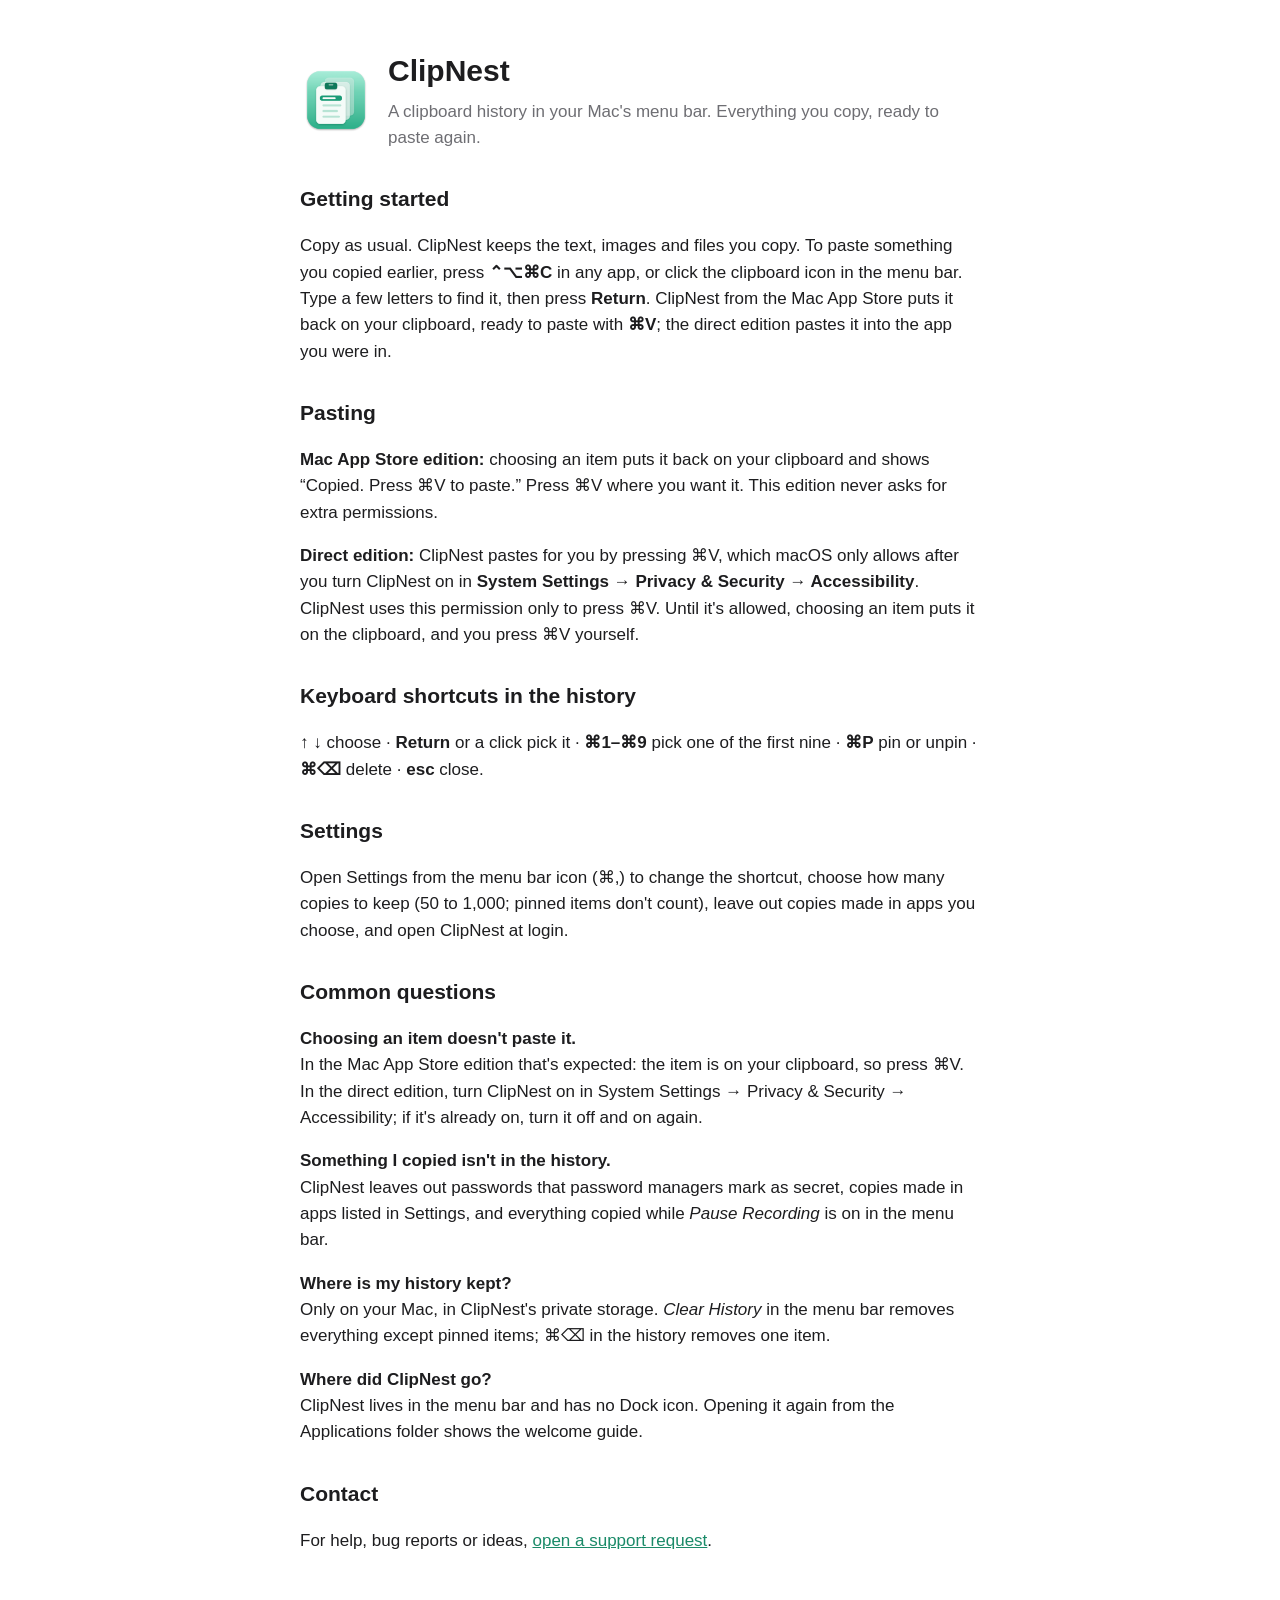
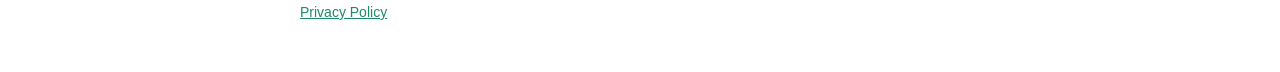
<file: index.html>
<!doctype html>
<html lang="en">
<head>
<meta charset="utf-8"><meta name="viewport" content="width=device-width, initial-scale=1">
<title>ClipNest Support</title>
<link rel="stylesheet" href="style.css">
</head>
<body><main>
<header><img src="icon.png" alt="ClipNest icon"><div><h1>ClipNest</h1><p class="sub">A clipboard history in your Mac's menu bar. Everything you copy, ready to paste again.</p></div></header>

<h2>Getting started</h2>
<p>Copy as usual. ClipNest keeps the text, images and files you copy. To paste something you copied earlier, press <strong>⌃⌥⌘C</strong> in any app, or click the clipboard icon in the menu bar. Type a few letters to find it, then press <strong>Return</strong>. ClipNest from the Mac App Store puts it back on your clipboard, ready to paste with <strong>⌘V</strong>; the direct edition pastes it into the app you were in.</p>

<h2>Pasting</h2>
<p><strong>Mac App Store edition:</strong> choosing an item puts it back on your clipboard and shows “Copied. Press ⌘V to paste.” Press ⌘V where you want it. This edition never asks for extra permissions.</p>
<p><strong>Direct edition:</strong> ClipNest pastes for you by pressing ⌘V, which macOS only allows after you turn ClipNest on in <strong>System Settings → Privacy &amp; Security → Accessibility</strong>. ClipNest uses this permission only to press ⌘V. Until it's allowed, choosing an item puts it on the clipboard, and you press ⌘V yourself.</p>

<h2>Keyboard shortcuts in the history</h2>
<p><strong>↑ ↓</strong> choose · <strong>Return</strong> or a click pick it · <strong>⌘1–⌘9</strong> pick one of the first nine · <strong>⌘P</strong> pin or unpin · <strong>⌘⌫</strong> delete · <strong>esc</strong> close.</p>

<h2>Settings</h2>
<p>Open Settings from the menu bar icon (⌘,) to change the shortcut, choose how many copies to keep (50 to 1,000; pinned items don't count), leave out copies made in apps you choose, and open ClipNest at login.</p>

<h2>Common questions</h2>
<p><strong>Choosing an item doesn't paste it.</strong><br>In the Mac App Store edition that's expected: the item is on your clipboard, so press ⌘V. In the direct edition, turn ClipNest on in System Settings → Privacy &amp; Security → Accessibility; if it's already on, turn it off and on again.</p>
<p><strong>Something I copied isn't in the history.</strong><br>ClipNest leaves out passwords that password managers mark as secret, copies made in apps listed in Settings, and everything copied while <em>Pause Recording</em> is on in the menu bar.</p>
<p><strong>Where is my history kept?</strong><br>Only on your Mac, in ClipNest's private storage. <em>Clear History</em> in the menu bar removes everything except pinned items; ⌘⌫ in the history removes one item.</p>
<p><strong>Where did ClipNest go?</strong><br>ClipNest lives in the menu bar and has no Dock icon. Opening it again from the Applications folder shows the welcome guide.</p>

<h2>Contact</h2>
<p>For help, bug reports or ideas, <a href="https://github.com/abdeljalil1/clipnest-site/issues/new">open a support request</a>.</p>

<footer><a href="privacy.html">Privacy Policy</a></footer>
</main></body>
</html>
</file>
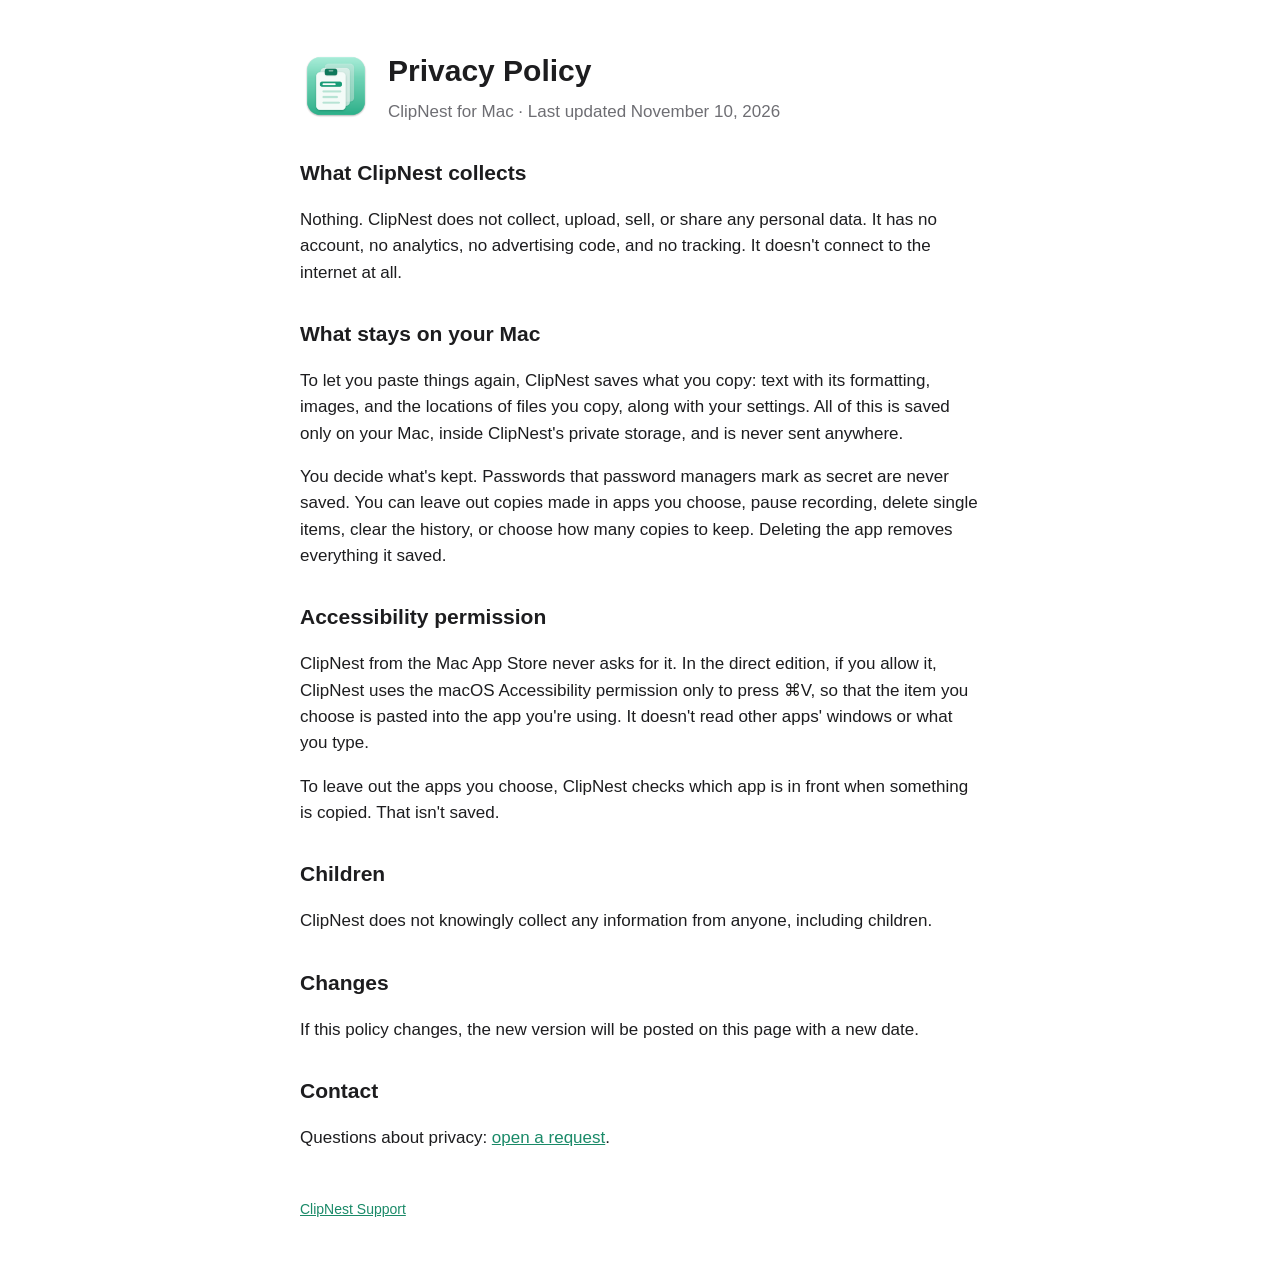
<file: privacy.html>
<!doctype html>
<html lang="en">
<head>
<meta charset="utf-8"><meta name="viewport" content="width=device-width, initial-scale=1">
<title>ClipNest Privacy Policy</title>
<link rel="stylesheet" href="style.css">
</head>
<body><main>
<header><img src="icon.png" alt="ClipNest icon"><div><h1>Privacy Policy</h1><p class="sub">ClipNest for Mac · Last updated November 10, 2026</p></div></header>

<h2>What ClipNest collects</h2>
<p>Nothing. ClipNest does not collect, upload, sell, or share any personal data. It has no account, no analytics, no advertising code, and no tracking. It doesn't connect to the internet at all.</p>

<h2>What stays on your Mac</h2>
<p>To let you paste things again, ClipNest saves what you copy: text with its formatting, images, and the locations of files you copy, along with your settings. All of this is saved only on your Mac, inside ClipNest's private storage, and is never sent anywhere.</p>
<p>You decide what's kept. Passwords that password managers mark as secret are never saved. You can leave out copies made in apps you choose, pause recording, delete single items, clear the history, or choose how many copies to keep. Deleting the app removes everything it saved.</p>

<h2>Accessibility permission</h2>
<p>ClipNest from the Mac App Store never asks for it. In the direct edition, if you allow it, ClipNest uses the macOS Accessibility permission only to press ⌘V, so that the item you choose is pasted into the app you're using. It doesn't read other apps' windows or what you type.</p>
<p>To leave out the apps you choose, ClipNest checks which app is in front when something is copied. That isn't saved.</p>

<h2>Children</h2>
<p>ClipNest does not knowingly collect any information from anyone, including children.</p>

<h2>Changes</h2>
<p>If this policy changes, the new version will be posted on this page with a new date.</p>

<h2>Contact</h2>
<p>Questions about privacy: <a href="https://github.com/abdeljalil1/clipnest-site/issues/new">open a request</a>.</p>

<footer><a href="index.html">ClipNest Support</a></footer>
</main></body>
</html>
</file>
<file: style.css>
:root { --bg: #ffffff; --text: #1d1d1f; --muted: #6e6e73; --accent: #1a8a68; }
@media (prefers-color-scheme: dark) { :root { --bg: #111114; --text: #f5f5f7; --muted: #a1a1a6; --accent: #5fd3b0; } }
body { margin: 0; background: var(--bg); color: var(--text); font: 17px/1.55 -apple-system, BlinkMacSystemFont, "Segoe UI", sans-serif; }
main { max-width: 680px; margin: 0 auto; padding: 48px 16px; }
header { display: flex; align-items: center; gap: 16px; margin-bottom: 32px; }
header img { width: 72px; height: 72px; }
h1 { margin: 0; font-size: 30px; }
h2 { margin-top: 32px; font-size: 21px; }
p.sub { margin: 4px 0 0; color: var(--muted); }
a { color: var(--accent); }
footer { margin-top: 48px; color: var(--muted); font-size: 14px; }
</file>
